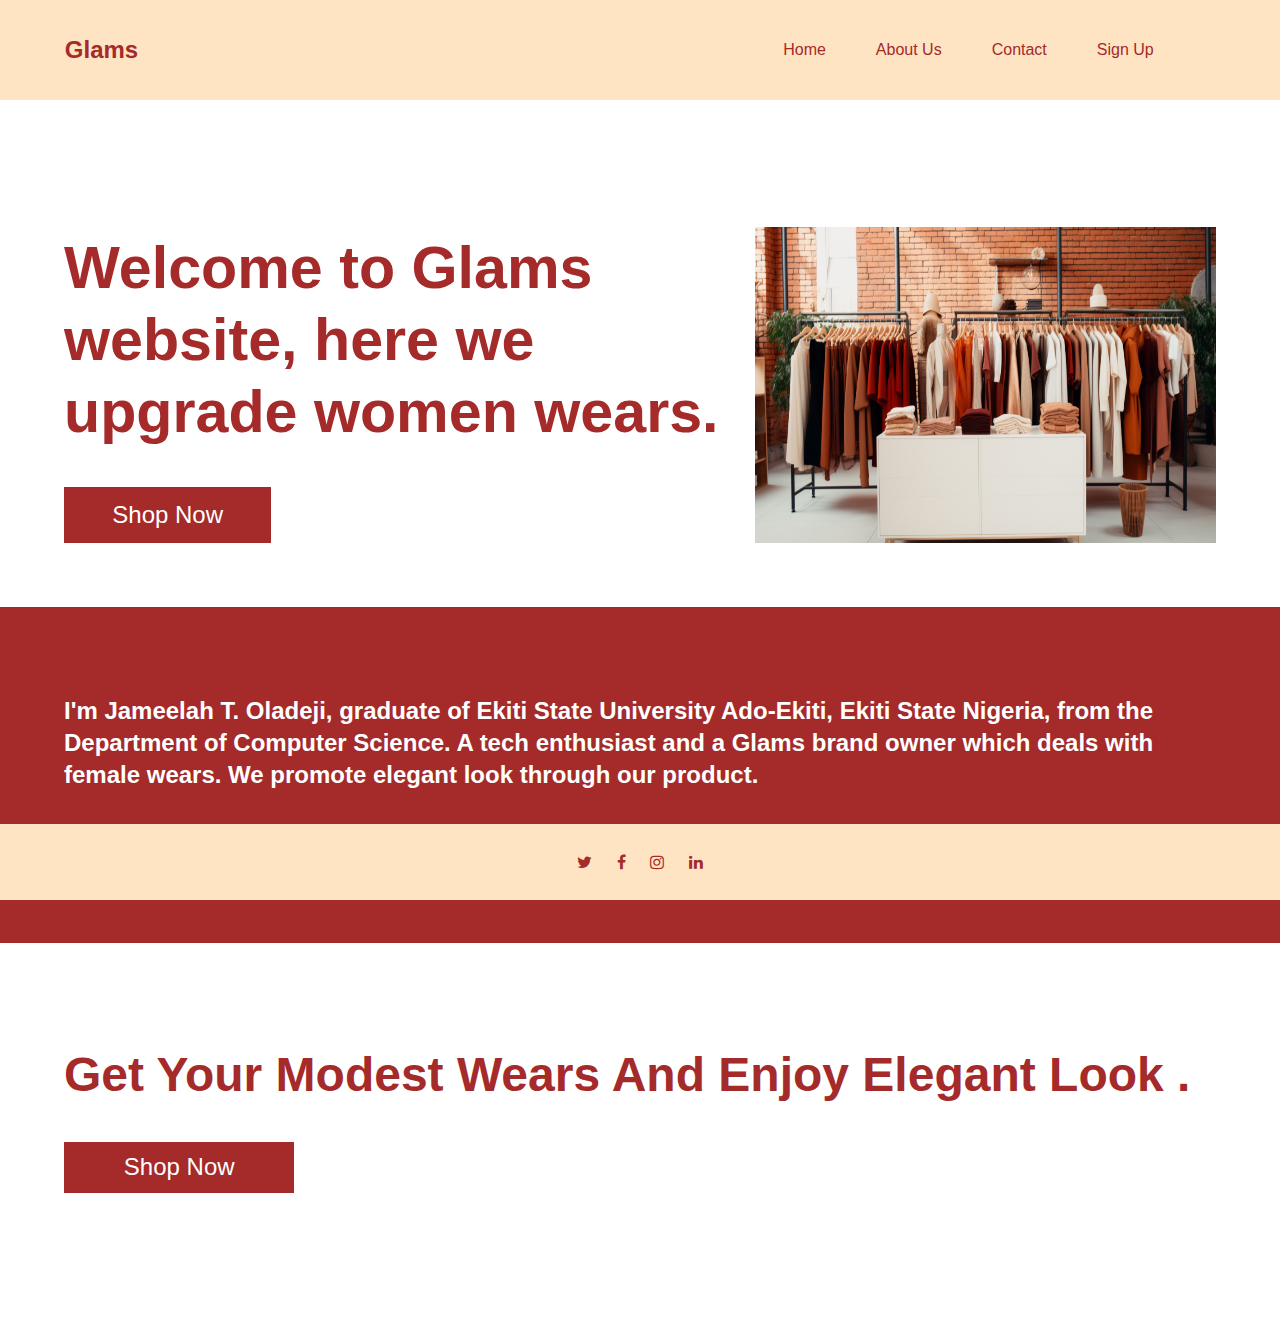
<file: index.html>
<!DOCTYPE html>
<html lang="en">
<head>
    <meta charset="UTF-8">
    <meta name="viewport" content="width=device-width, initial-scale=1.0">
    <title>Jameelah</title>
    <link rel="stylesheet" href="style.css">
    <link rel="stylesheet" href="font-awesome/font-awesome/css/font-awesomef658.css">
</head>
<body>
    <section id="nav">
        <header>
        <ul class="navbar">
            <h2 class="bar">Glams</h2>
            <li class="list"><a href="#welome-page">Home</a></li>
            <li class="list"><a href="#about">About Us</a></li>
            <li class="list"><a href="#contact">Contact</a></li>
            <li class="list"><a href="form.html">Sign Up</a></li>
            <div class="togglebtn">
            <i class="fa fa-bars"></i>
            </div>
        </ul>
    </header>
        </section>
      
        <section id="welcome-page">
            <div class="welcome-p">
                <h1>Welcome to Glams website, here we upgrade women
                    wears.</h1>
                <button class="btn"><a href="Shopping.html">Shop Now</a></button>
            </div>
            <img class="welcome-image" src="clothin.jpg" alt="Clothe Image" >
        </section>

    <section id="about">
    <div class="about">
<p>I'm Jameelah T. Oladeji, graduate of Ekiti State University Ado-Ekiti, Ekiti State Nigeria,
     from the Department of Computer Science. A tech enthusiast and a
      Glams brand owner which deals with female wears. We promote elegant look through our product.</p>
    </div>
    </section>

    <section id="contact">
        <div class="cont">
<h2 class="cont-txt">Get Your Modest Wears And Enjoy Elegant Look .</h2>
</div>
<button class="btn-contact"><a href="Shopping.html">Shop Now</a></button>
    </section>

    <footer>
        <a href=""><i class="footer-icon fa fa-twitter"></i></a>
        <a href=""><i class="footer-icon fa fa-facebook"></i></a>
        <a href=""><i class="footer-icon fa fa-instagram"></i></a>
        <a href=""><i class="footer-icon fa fa-linkedin"></i></a>

    </footer>
</body>
</html>
</file>
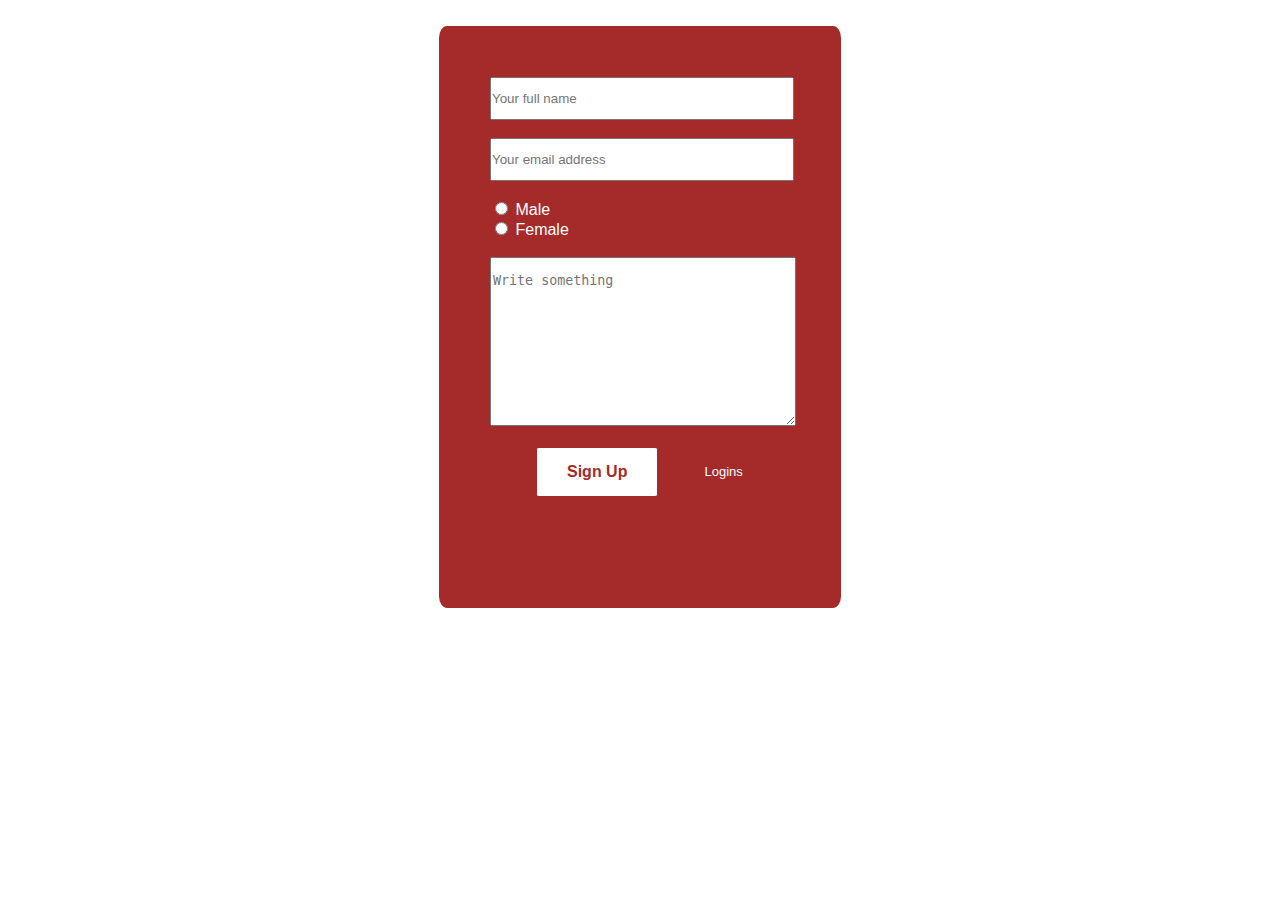
<file: form.html>
<!DOCTYPE html>
<html lang="en">
<head>
    <meta charset="UTF-8">
    <meta name="viewport" content="width=device-width, initial-scale=1.0">
    <title>form page</title>
    <link rel="stylesheet" href="style.css">
</head>
<body>
    <div class="container">
    <form>                                                                                                                                                                                                                                                                                                                                                                                                                                                                                                                                                                                           
    <input type="text" id="fullname" placeholder="Your full name" class="txt"> <br><br> 
     <input type="text" id="mail" placeholder="Your email address" class="txt"> <br><br>
          <input type="radio" value="Male">
          <label for="Male" class="gender" >Male</label><br>
          <input type="radio"value="Female">
          <label for="Female" class="gender">Female</label> <br><br>
        <textarea name="Message" id="Message" cols="30" rows="10" placeholder="Write something" class="txxt"></textarea><br><br>
        <div class="login">
        <button class="btnn"><a href="log.html">Sign Up</a></button>
        <a href="log.html" class="log">Logins</a>
        </div>
    </form>
</div>
</body>
</html>
</file>
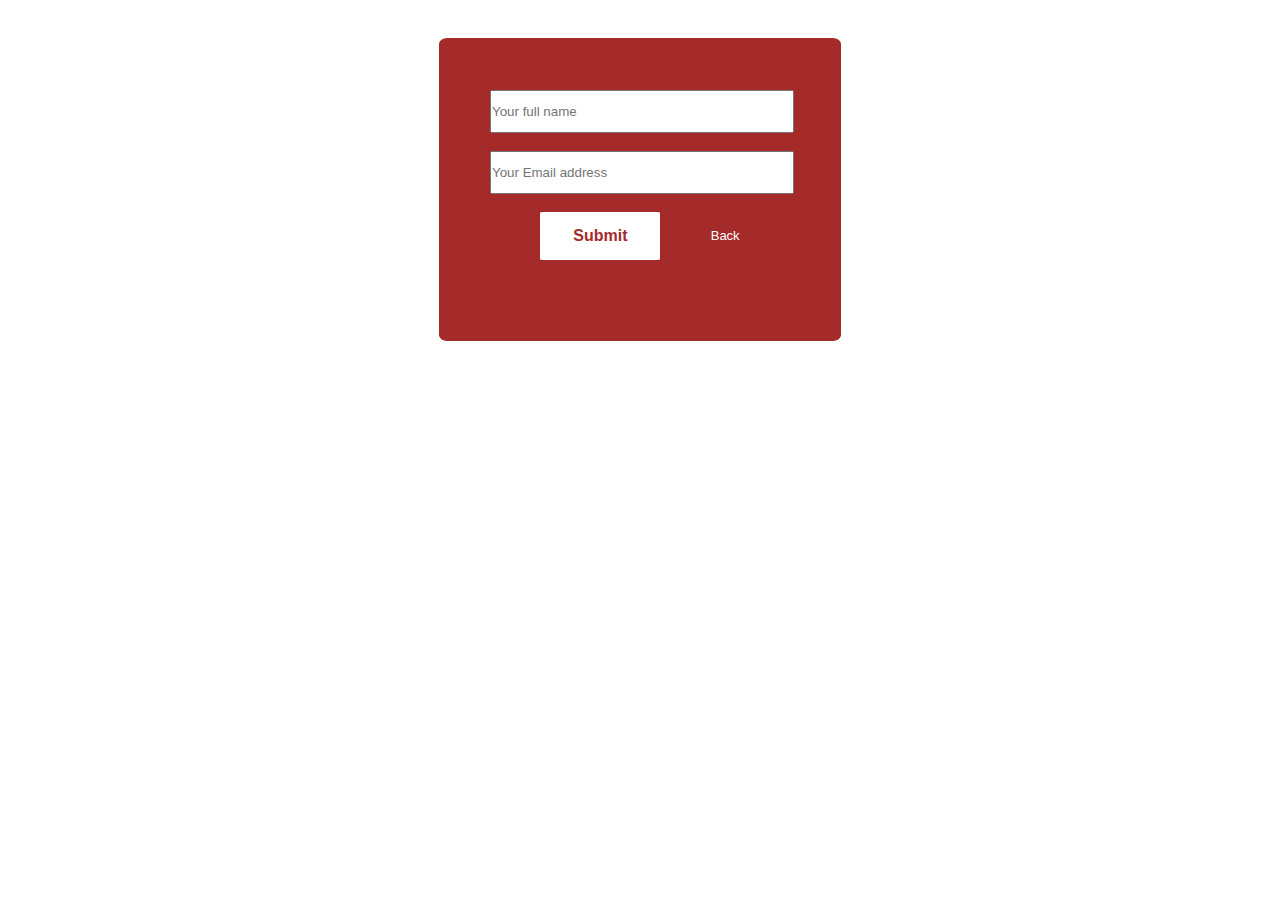
<file: log.html>
<!DOCTYPE html>
<html lang="en">
<head>
    <meta charset="UTF-8">
    <meta name="viewport" content="width=device-width, initial-scale=1.0">
    <link rel="stylesheet" href="style.css">
    <title>logins</title>
</head>
<body>
    
    <div class="container logins">
        <form>                                                                                                                                                                                                                                                                                                                                                                                                                                                                                                                                                                                           
        <input type="text" id="fullname" placeholder="Your full name" class="txt"> <br><br> 
         <input type="text" id="mail"placeholder="Your Email address" class="txt"> <br><br>
         <div class="login">
            <button class="btnn"><a href="index.html">Submit</a></button>
            <a href="form.html" class="log">Back</a>
         </div>
        </form>
    </div>
</body>
</html>
</file>
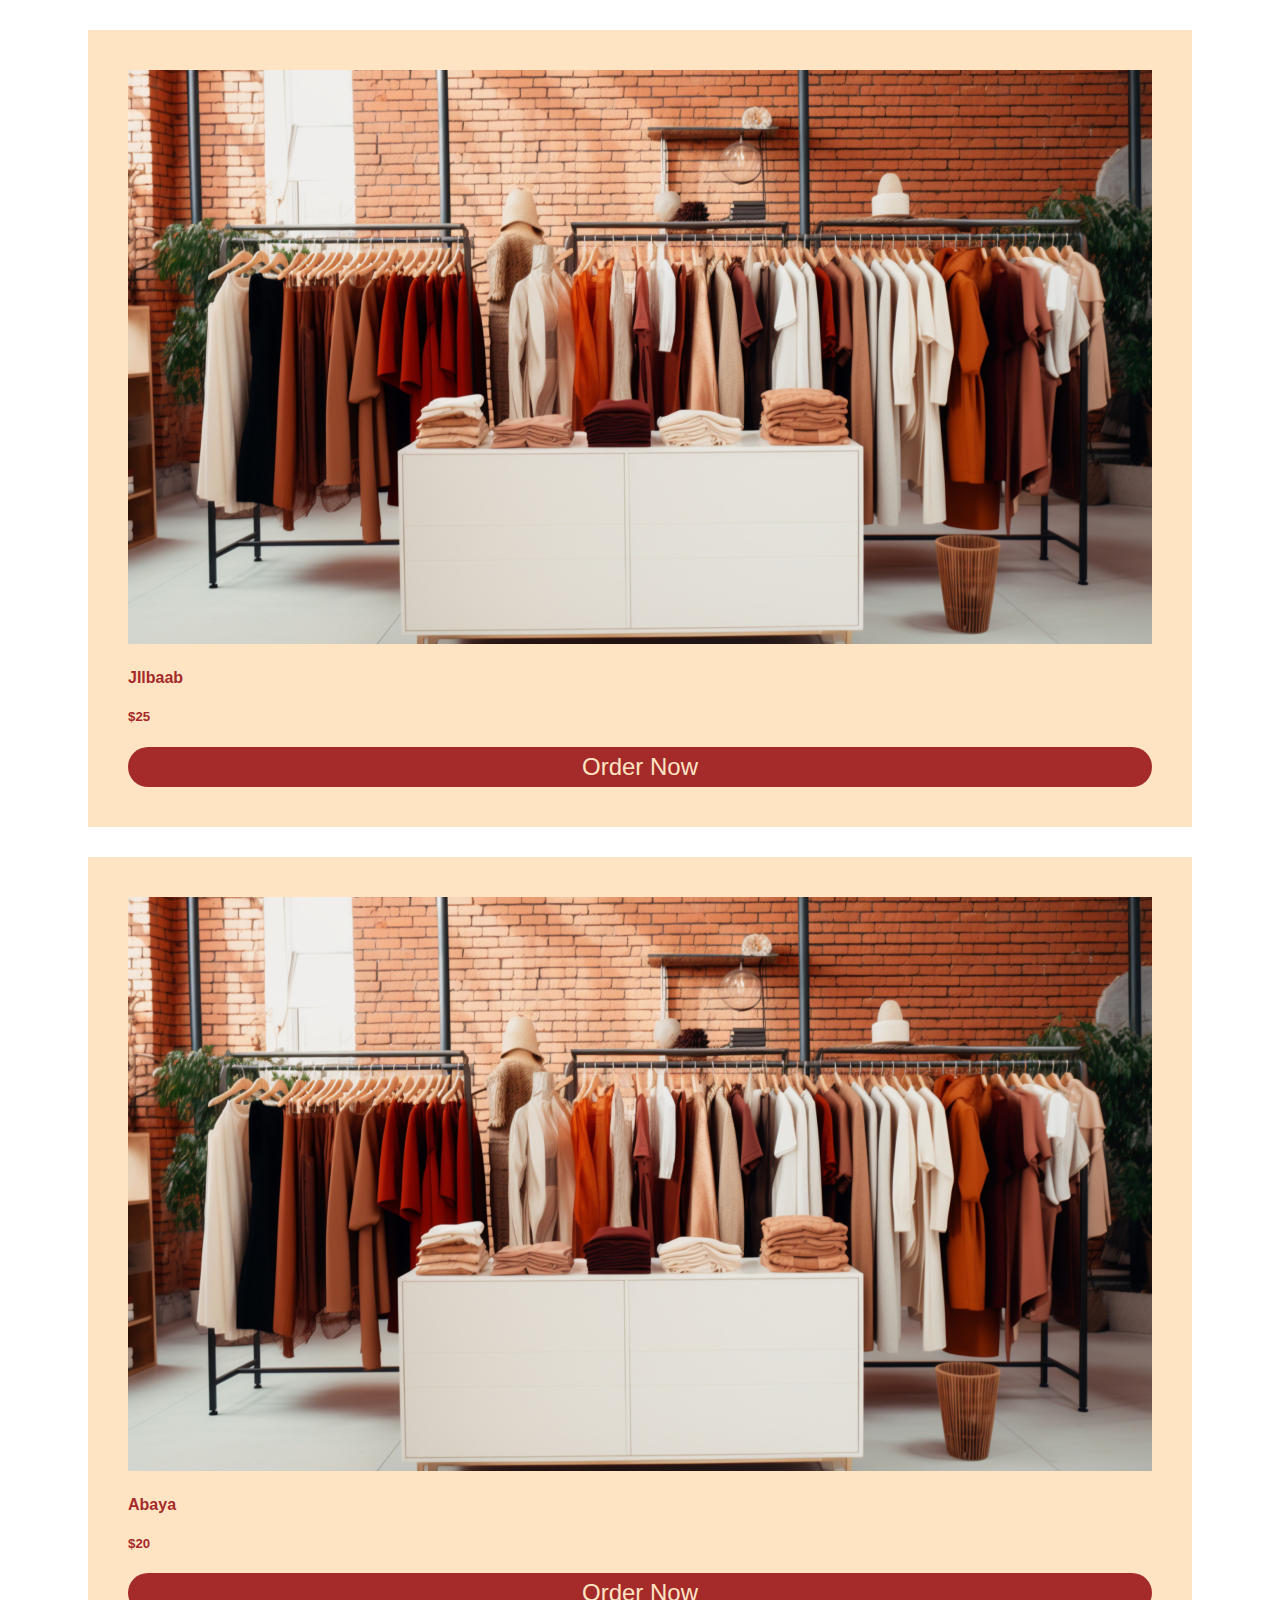
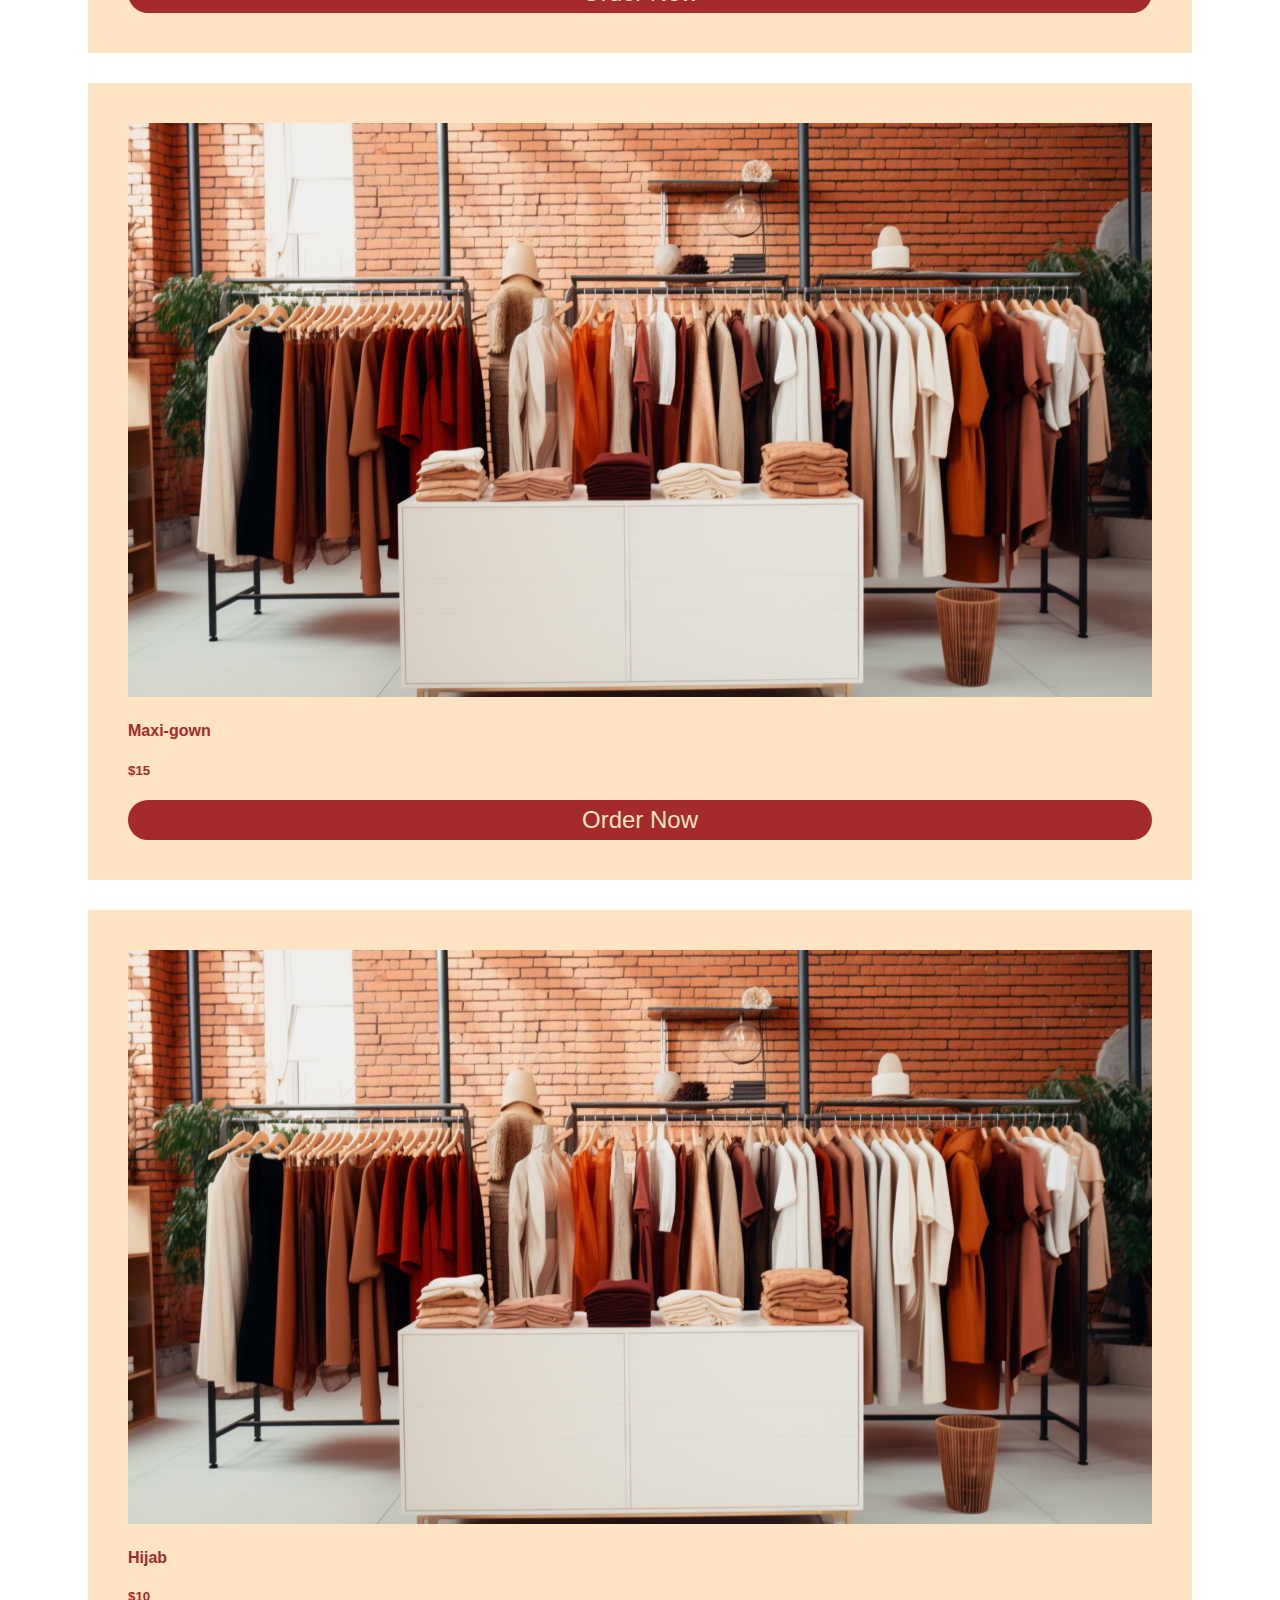
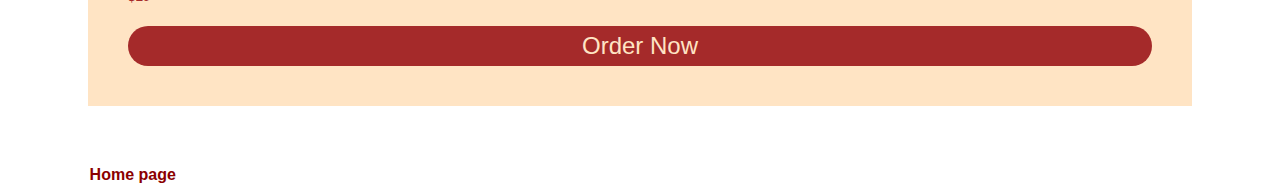
<file: Shopping.html>
<!DOCTYPE html>
<html lang="en">
<head>
    <meta charset="UTF-8">
    <meta name="viewport" content="width=device-width, initial-scale=1.0">
    <link rel="stylesheet" href="style.css">
    <title>Available Items</title>
</head>
<body>
    <div class="flex-container">
<div class=" flex-box">
<img class="shop-image" src="clothin.jpg" alt="">
<h4 class="text-shop-1">JIlbaab</h4>
<h5 class="text-shop-2">$25</h5>
<button class="shop-button">Order Now</button>
</div>
<div class="flex-box">
    <img class="shop-image" src="clothin.jpg" alt="">
    <h4 class="text-shop-1">Abaya</h4>
<h5 class="text-shop-2">$20</h5>
<button class="shop-button">Order Now</button>
</div>
<div class="flex-box">
    <img class="shop-image" src="clothin.jpg" alt="">
    <h4 class="text-shop-1">Maxi-gown</h4>
<h5 class="text-shop-2">$15</h5>
<button class="shop-button">Order Now</button>
</div>
<div class="flex-box">
    <img class="shop-image" src="clothin.jpg" alt="">
    <h4 class="text-shop-1">Hijab</h4>
<h5 class="text-shop-2">$10</h5>
<button class="shop-button">Order Now</button>
</div>
    </div>
    <a href="index.html" class="home-button">Home page</a>
</body>
</html>
</file>
<file: style.css>
body{
    font-family: 'Lucida Sans', 'Lucida Sans Regular',
     'Lucida Grande', 'Lucida Sans Unicode', Geneva, Verdana, sans-serif;
     margin: 0;
     padding: 0;
}

header{
    position: fixed;
    width: 100%;
    background-color: bisque;
    top: 0;
}
.navbar {
    display: flex;
    align-items: center;
}
.bar{
    margin-right:50% ;
    margin-left: 2%;

}
h2{
    color: brown;
}

.togglebtn{
    display: none;
}

.list a{
    color: brown;
    font-weight: 300;
    }

li{
    display: inline;
    font-weight: bold;
    margin: 25px;

}

.list a:hover{
    color: brown;
    font-weight: bolder;
}

li a{
text-decoration: none;
}

#welcome-page{
    display: flex;
    padding: 5%;
    margin-top:10%;
}


.welcome-image{
    width: 40%;
    margin-top: 35px;
}

h1{
    font-size: 3.7rem;
    color: brown;
    line-height: 4.5rem;

}

.btn{
    width: 30%;
    border: none;
    background-color: brown;
    font-size: 1.5rem;
    cursor: pointer;
    padding: 2%;
}

.btn a{
    color: white;
    text-decoration: none;
}

.btn a:hover{
color: bisque;
}

#about{
    background-color:brown;
    color: white;
    padding:5% 5% 10% 5%;
}

.about{
font-weight: bold;
font-size: 1.5rem;
line-height: 2rem;

}

#contact{
    padding:5% 5% 10% 5%;
}


.cont-txt{
    font-size: 3rem;
    font-weight: bold;
}

.btn-contact{
    width: 20%;
    border: none;
    background-color: brown;
    font-size: 1.5rem;
    margin-bottom: 2%;
    cursor: pointer;
    padding: 1%;
}

.btn-contact a{
text-decoration: none;
color: white;
}


.btn-contact a:hover{
    color: bisque;
    }

footer{
    background-color:bisque;
    padding: 20px 0;
    text-align: center;
    bottom: 0;
    position: fixed;
    width: 100%;

}

.footer-icon{
    margin: 10px;
    font-size: medium;
    color: brown;
}

.footer-icon:hover{
    color: darkred;
}


/*media query*/
@media (min-width:320px) and (max-width:758px){

    .bar{
        font-size: 1.5rem;
    }
    
    .list{
        display: none;
    }
    
.togglebtn{
    color: brown;
    font-size: 30px;
    cursor: pointer;
    display: block;
    margin: auto;
}
    
#welcome-page{
    display: inline;
    padding: 5%;
}

h1{
    font-size:2.5rem;
    line-height: 3.5rem;
    word-spacing: 1px;
}

.welcome-p{
    margin-top: 40%;
    text-align: center;
    padding: 0 5% 0 5%;
}

.btn{
    width: 50%;
    padding: 2%;
    border: none;
    background-color: brown;
    font-size: 1.5rem;
    margin-bottom: 2%;
    cursor: pointer;
    text-align: center;
}
.welcome-image{
    width: 100%;
    margin: 7% 0 7% 0;
}

#about{
    text-align: center;
    padding: 5% 5% 15% 5%;
    text-align: justify;
}

.about{
    font-size: 1.3rem;
}

.text-shop-1,.text-shop-2{
font-size: 1.5rem;
}

#contact{
text-align: center;
font-size: 2rem;
padding: 5% 5% 25% 5%;
}

.cont-txt{
    font-size: 2.2rem;
}

.btn-contact{
    width: 50%;
}
}


@media (min-width:759px) and (max-width:1024px){
.bar{
font-size: 1.5rem;
margin-left: 0%;
}


li{
    margin: 8px;
    font-size: 1rem;

}
#welcome-page{
    display: inline;
    text-align: left;

    
}

h1{
    font-size:3.5rem;
    line-height: 5rem;
}

.welcome-p{
    margin-top: 20%;
    padding:0 4% 0 4% ;

}

.btn{
    width: 40%;
    padding: 2%;
    font-size: 2.5rem;
}
.welcome-image{
    width: 100%;
    margin: 7% 0 7% 0;
}

#about{
    text-align: center;
    padding: 5% 5% 15% 5%;
    text-align: justify;
}

.about{
    font-size:2rem;
    line-height: 40px;
}

.text-shop-1,.text-shop-2{
font-size: 2.5rem;
}

.home-button{
    margin: 0 0 5% 4%;
}
.container{
    width: 400px;
    height: 600px;
}
.txt, .txxt{
    font-size: 15px;
}

.btn-contact{
    width: 45%;
    border: none;
    background-color: brown;
    font-size: 2.5rem;
    margin-bottom: 2%;
    cursor: pointer;
    padding: 2%;
}
}


/*form*/
form{
text-align: left;
}

.container{
    margin: auto;
    width: 300px;
    height: 480px;
    border-radius: 2%;
    font-family: 'Lucida Sans', 'Lucida Sans Regular', 
    'Lucida Grande', 'Lucida Sans Unicode', Geneva, Verdana, sans-serif;
    background-color: brown;
    padding: 4%;
    margin-top: 2%;
}

.txt{
    padding: 4% 0 4% 0;
    width: 100%;
}

.gender{
    color: white;

}
.btnn{
    width: 40%;
    padding: 5%;
    cursor: pointer;
    border: none;
    font-size: medium;
    border-radius: 2%;
    background-color: #fff;
}

.btnn a{
    text-decoration: none;
    color: brown;
    font-weight: bold;
}

.btnn:hover{
    background-color:peachpuff;
}

textarea{
    padding-top: 5%;
    width: 100%;
}

.logins{
    width: 300px;
    height: 200px;
    border-radius: 2%;
    font-family: 'Lucida Sans', 'Lucida Sans Regular', 
    'Lucida Grande', 'Lucida Sans Unicode', Geneva, Verdana, sans-serif;
    background-color: brown;
    padding: 4%;
    margin-top: 3%;
}


.log{
    font-size:small;
    text-decoration: none;
    color: white;
}

.log:hover{
    color: peachpuff;
    font-weight: bolder;
}

.login{
    display: flex;
    justify-content: space-evenly;
    align-items: center;
}

/** Shoping**/
.flex-container{
    margin: auto;
    padding: 30px 0 30px 0;
}
.flex-box{
    margin: auto;
    background-color:bisque;
    width: 80%;
    padding: 40px;
    font-size: 1rem;
    margin-bottom: 30px;

}
.shop-image{
    width: 100%;
}

.shop-button{
background-color: brown;
color: bisque;
border: none;
font-size: 1.5rem;
width: 100%;
padding: 6px;
border-radius: 20px;
}

.text-shop-1{
    color: brown;
}

.text-shop-2{
    color: brown;
}

.home-button{
    border: none;
    border-radius: 20px;
    color: darkred;
    font-weight: bolder;
    text-decoration: none;
    margin: 0 0 5% 7%;

}
</file>
<file: font-awesome/font-awesome/css/font-awesomef658.css>
/*!
 *  Font Awesome 4.7.0 by @davegandy - http://fontawesome.io - @fontawesome
 *  License - http://fontawesome.io/license (Font: SIL OFL 1.1, CSS: MIT License)
 */
/* FONT PATH
 * -------------------------- */
@font-face {
  font-family: 'FontAwesome';
  src: url('../fonts/fontawesome-webfont3e6e.eot?v=4.7.0');
  src: url('../fonts/fontawesome-webfontd41d.eot?#iefix&v=4.7.0') format('embedded-opentype'), url('../fonts/fontawesome-webfont3e6e.woff2?v=4.7.0') format('woff2'), url('../fonts/fontawesome-webfont3e6e.woff?v=4.7.0') format('woff'), url('../fonts/fontawesome-webfont3e6e.ttf?v=4.7.0') format('truetype'), url('../fonts/fontawesome-webfont3e6e.svg?v=4.7.0#fontawesomeregular') format('svg');
  font-weight: normal;
  font-style: normal;
}
.fa {
  display: inline-block;
  font: normal normal normal 14px/1 FontAwesome;
  font-size: inherit;
  text-rendering: auto;
  -webkit-font-smoothing: antialiased;
  -moz-osx-font-smoothing: grayscale;
}
/* makes the font 33% larger relative to the icon container */
.fa-lg {
  font-size: 1.33333333em;
  line-height: 0.75em;
  vertical-align: -15%;
}
.fa-2x {
  font-size: 2em;
}
.fa-3x {
  font-size: 3em;
}
.fa-4x {
  font-size: 4em;
}
.fa-5x {
  font-size: 5em;
}
.fa-fw {
  width: 1.28571429em;
  text-align: center;
}
.fa-ul {
  padding-left: 0;
  margin-left: 2.14285714em;
  list-style-type: none;
}
.fa-ul > li {
  position: relative;
}
.fa-li {
  position: absolute;
  left: -2.14285714em;
  width: 2.14285714em;
  top: 0.14285714em;
  text-align: center;
}
.fa-li.fa-lg {
  left: -1.85714286em;
}
.fa-border {
  padding: .2em .25em .15em;
  border: solid 0.08em #eeeeee;
  border-radius: .1em;
}
.fa-pull-left {
  float: left;
}
.fa-pull-right {
  float: right;
}
.fa.fa-pull-left {
  margin-right: .3em;
}
.fa.fa-pull-right {
  margin-left: .3em;
}
/* Deprecated as of 4.4.0 */
.pull-right {
  float: right;
}
.pull-left {
  float: left;
}
.fa.pull-left {
  margin-right: .3em;
}
.fa.pull-right {
  margin-left: .3em;
}
.fa-spin {
  -webkit-animation: fa-spin 2s infinite linear;
  animation: fa-spin 2s infinite linear;
}
.fa-pulse {
  -webkit-animation: fa-spin 1s infinite steps(8);
  animation: fa-spin 1s infinite steps(8);
}
@-webkit-keyframes fa-spin {
  0% {
    -webkit-transform: rotate(0deg);
    transform: rotate(0deg);
  }
  100% {
    -webkit-transform: rotate(359deg);
    transform: rotate(359deg);
  }
}
@keyframes fa-spin {
  0% {
    -webkit-transform: rotate(0deg);
    transform: rotate(0deg);
  }
  100% {
    -webkit-transform: rotate(359deg);
    transform: rotate(359deg);
  }
}
.fa-rotate-90 {
  -ms-filter: "progid:DXImageTransform.Microsoft.BasicImage(rotation=1)";
  -webkit-transform: rotate(90deg);
  -ms-transform: rotate(90deg);
  transform: rotate(90deg);
}
.fa-rotate-180 {
  -ms-filter: "progid:DXImageTransform.Microsoft.BasicImage(rotation=2)";
  -webkit-transform: rotate(180deg);
  -ms-transform: rotate(180deg);
  transform: rotate(180deg);
}
.fa-rotate-270 {
  -ms-filter: "progid:DXImageTransform.Microsoft.BasicImage(rotation=3)";
  -webkit-transform: rotate(270deg);
  -ms-transform: rotate(270deg);
  transform: rotate(270deg);
}
.fa-flip-horizontal {
  -ms-filter: "progid:DXImageTransform.Microsoft.BasicImage(rotation=0, mirror=1)";
  -webkit-transform: scale(-1, 1);
  -ms-transform: scale(-1, 1);
  transform: scale(-1, 1);
}
.fa-flip-vertical {
  -ms-filter: "progid:DXImageTransform.Microsoft.BasicImage(rotation=2, mirror=1)";
  -webkit-transform: scale(1, -1);
  -ms-transform: scale(1, -1);
  transform: scale(1, -1);
}
:root .fa-rotate-90,
:root .fa-rotate-180,
:root .fa-rotate-270,
:root .fa-flip-horizontal,
:root .fa-flip-vertical {
  filter: none;
}
.fa-stack {
  position: relative;
  display: inline-block;
  width: 2em;
  height: 2em;
  line-height: 2em;
  vertical-align: middle;
}
.fa-stack-1x,
.fa-stack-2x {
  position: absolute;
  left: 0;
  width: 100%;
  text-align: center;
}
.fa-stack-1x {
  line-height: inherit;
}
.fa-stack-2x {
  font-size: 2em;
}
.fa-inverse {
  color: #ffffff;
}
/* Font Awesome uses the Unicode Private Use Area (PUA) to ensure screen
   readers do not read off random characters that represent icons */
.fa-glass:before {
  content: "\f000";
}
.fa-music:before {
  content: "\f001";
}
.fa-search:before {
  content: "\f002";
}
.fa-envelope-o:before {
  content: "\f003";
}
.fa-heart:before {
  content: "\f004";
}
.fa-star:before {
  content: "\f005";
}
.fa-star-o:before {
  content: "\f006";
}
.fa-user:before {
  content: "\f007";
}
.fa-film:before {
  content: "\f008";
}
.fa-th-large:before {
  content: "\f009";
}
.fa-th:before {
  content: "\f00a";
}
.fa-th-list:before {
  content: "\f00b";
}
.fa-check:before {
  content: "\f00c";
}
.fa-remove:before,
.fa-close:before,
.fa-times:before {
  content: "\f00d";
}
.fa-search-plus:before {
  content: "\f00e";
}
.fa-search-minus:before {
  content: "\f010";
}
.fa-power-off:before {
  content: "\f011";
}
.fa-signal:before {
  content: "\f012";
}
.fa-gear:before,
.fa-cog:before {
  content: "\f013";
}
.fa-trash-o:before {
  content: "\f014";
}
.fa-home:before {
  content: "\f015";
}
.fa-file-o:before {
  content: "\f016";
}
.fa-clock-o:before {
  content: "\f017";
}
.fa-road:before {
  content: "\f018";
}
.fa-download:before {
  content: "\f019";
}
.fa-arrow-circle-o-down:before {
  content: "\f01a";
}
.fa-arrow-circle-o-up:before {
  content: "\f01b";
}
.fa-inbox:before {
  content: "\f01c";
}
.fa-play-circle-o:before {
  content: "\f01d";
}
.fa-rotate-right:before,
.fa-repeat:before {
  content: "\f01e";
}
.fa-refresh:before {
  content: "\f021";
}
.fa-list-alt:before {
  content: "\f022";
}
.fa-lock:before {
  content: "\f023";
}
.fa-flag:before {
  content: "\f024";
}
.fa-headphones:before {
  content: "\f025";
}
.fa-volume-off:before {
  content: "\f026";
}
.fa-volume-down:before {
  content: "\f027";
}
.fa-volume-up:before {
  content: "\f028";
}
.fa-qrcode:before {
  content: "\f029";
}
.fa-barcode:before {
  content: "\f02a";
}
.fa-tag:before {
  content: "\f02b";
}
.fa-tags:before {
  content: "\f02c";
}
.fa-book:before {
  content: "\f02d";
}
.fa-bookmark:before {
  content: "\f02e";
}
.fa-print:before {
  content: "\f02f";
}
.fa-camera:before {
  content: "\f030";
}
.fa-font:before {
  content: "\f031";
}
.fa-bold:before {
  content: "\f032";
}
.fa-italic:before {
  content: "\f033";
}
.fa-text-height:before {
  content: "\f034";
}
.fa-text-width:before {
  content: "\f035";
}
.fa-align-left:before {
  content: "\f036";
}
.fa-align-center:before {
  content: "\f037";
}
.fa-align-right:before {
  content: "\f038";
}
.fa-align-justify:before {
  content: "\f039";
}
.fa-list:before {
  content: "\f03a";
}
.fa-dedent:before,
.fa-outdent:before {
  content: "\f03b";
}
.fa-indent:before {
  content: "\f03c";
}
.fa-video-camera:before {
  content: "\f03d";
}
.fa-photo:before,
.fa-image:before,
.fa-picture-o:before {
  content: "\f03e";
}
.fa-pencil:before {
  content: "\f040";
}
.fa-map-marker:before {
  content: "\f041";
}
.fa-adjust:before {
  content: "\f042";
}
.fa-tint:before {
  content: "\f043";
}
.fa-edit:before,
.fa-pencil-square-o:before {
  content: "\f044";
}
.fa-share-square-o:before {
  content: "\f045";
}
.fa-check-square-o:before {
  content: "\f046";
}
.fa-arrows:before {
  content: "\f047";
}
.fa-step-backward:before {
  content: "\f048";
}
.fa-fast-backward:before {
  content: "\f049";
}
.fa-backward:before {
  content: "\f04a";
}
.fa-play:before {
  content: "\f04b";
}
.fa-pause:before {
  content: "\f04c";
}
.fa-stop:before {
  content: "\f04d";
}
.fa-forward:before {
  content: "\f04e";
}
.fa-fast-forward:before {
  content: "\f050";
}
.fa-step-forward:before {
  content: "\f051";
}
.fa-eject:before {
  content: "\f052";
}
.fa-chevron-left:before {
  content: "\f053";
}
.fa-chevron-right:before {
  content: "\f054";
}
.fa-plus-circle:before {
  content: "\f055";
}
.fa-minus-circle:before {
  content: "\f056";
}
.fa-times-circle:before {
  content: "\f057";
}
.fa-check-circle:before {
  content: "\f058";
}
.fa-question-circle:before {
  content: "\f059";
}
.fa-info-circle:before {
  content: "\f05a";
}
.fa-crosshairs:before {
  content: "\f05b";
}
.fa-times-circle-o:before {
  content: "\f05c";
}
.fa-check-circle-o:before {
  content: "\f05d";
}
.fa-ban:before {
  content: "\f05e";
}
.fa-arrow-left:before {
  content: "\f060";
}
.fa-arrow-right:before {
  content: "\f061";
}
.fa-arrow-up:before {
  content: "\f062";
}
.fa-arrow-down:before {
  content: "\f063";
}
.fa-mail-forward:before,
.fa-share:before {
  content: "\f064";
}
.fa-expand:before {
  content: "\f065";
}
.fa-compress:before {
  content: "\f066";
}
.fa-plus:before {
  content: "\f067";
}
.fa-minus:before {
  content: "\f068";
}
.fa-asterisk:before {
  content: "\f069";
}
.fa-exclamation-circle:before {
  content: "\f06a";
}
.fa-gift:before {
  content: "\f06b";
}
.fa-leaf:before {
  content: "\f06c";
}
.fa-fire:before {
  content: "\f06d";
}
.fa-eye:before {
  content: "\f06e";
}
.fa-eye-slash:before {
  content: "\f070";
}
.fa-warning:before,
.fa-exclamation-triangle:before {
  content: "\f071";
}
.fa-plane:before {
  content: "\f072";
}
.fa-calendar:before {
  content: "\f073";
}
.fa-random:before {
  content: "\f074";
}
.fa-comment:before {
  content: "\f075";
}
.fa-magnet:before {
  content: "\f076";
}
.fa-chevron-up:before {
  content: "\f077";
}
.fa-chevron-down:before {
  content: "\f078";
}
.fa-retweet:before {
  content: "\f079";
}
.fa-shopping-cart:before {
  content: "\f07a";
}
.fa-folder:before {
  content: "\f07b";
}
.fa-folder-open:before {
  content: "\f07c";
}
.fa-arrows-v:before {
  content: "\f07d";
}
.fa-arrows-h:before {
  content: "\f07e";
}
.fa-bar-chart-o:before,
.fa-bar-chart:before {
  content: "\f080";
}
.fa-twitter-square:before {
  content: "\f081";
}
.fa-facebook-square:before {
  content: "\f082";
}
.fa-camera-retro:before {
  content: "\f083";
}
.fa-key:before {
  content: "\f084";
}
.fa-gears:before,
.fa-cogs:before {
  content: "\f085";
}
.fa-comments:before {
  content: "\f086";
}
.fa-thumbs-o-up:before {
  content: "\f087";
}
.fa-thumbs-o-down:before {
  content: "\f088";
}
.fa-star-half:before {
  content: "\f089";
}
.fa-heart-o:before {
  content: "\f08a";
}
.fa-sign-out:before {
  content: "\f08b";
}
.fa-linkedin-square:before {
  content: "\f08c";
}
.fa-thumb-tack:before {
  content: "\f08d";
}
.fa-external-link:before {
  content: "\f08e";
}
.fa-sign-in:before {
  content: "\f090";
}
.fa-trophy:before {
  content: "\f091";
}
.fa-github-square:before {
  content: "\f092";
}
.fa-upload:before {
  content: "\f093";
}
.fa-lemon-o:before {
  content: "\f094";
}
.fa-phone:before {
  content: "\f095";
}
.fa-square-o:before {
  content: "\f096";
}
.fa-bookmark-o:before {
  content: "\f097";
}
.fa-phone-square:before {
  content: "\f098";
}
.fa-twitter:before {
  content: "\f099";
}
.fa-facebook-f:before,
.fa-facebook:before {
  content: "\f09a";
}
.fa-github:before {
  content: "\f09b";
}
.fa-unlock:before {
  content: "\f09c";
}
.fa-credit-card:before {
  content: "\f09d";
}
.fa-feed:before,
.fa-rss:before {
  content: "\f09e";
}
.fa-hdd-o:before {
  content: "\f0a0";
}
.fa-bullhorn:before {
  content: "\f0a1";
}
.fa-bell:before {
  content: "\f0f3";
}
.fa-certificate:before {
  content: "\f0a3";
}
.fa-hand-o-right:before {
  content: "\f0a4";
}
.fa-hand-o-left:before {
  content: "\f0a5";
}
.fa-hand-o-up:before {
  content: "\f0a6";
}
.fa-hand-o-down:before {
  content: "\f0a7";
}
.fa-arrow-circle-left:before {
  content: "\f0a8";
}
.fa-arrow-circle-right:before {
  content: "\f0a9";
}
.fa-arrow-circle-up:before {
  content: "\f0aa";
}
.fa-arrow-circle-down:before {
  content: "\f0ab";
}
.fa-globe:before {
  content: "\f0ac";
}
.fa-wrench:before {
  content: "\f0ad";
}
.fa-tasks:before {
  content: "\f0ae";
}
.fa-filter:before {
  content: "\f0b0";
}
.fa-briefcase:before {
  content: "\f0b1";
}
.fa-arrows-alt:before {
  content: "\f0b2";
}
.fa-group:before,
.fa-users:before {
  content: "\f0c0";
}
.fa-chain:before,
.fa-link:before {
  content: "\f0c1";
}
.fa-cloud:before {
  content: "\f0c2";
}
.fa-flask:before {
  content: "\f0c3";
}
.fa-cut:before,
.fa-scissors:before {
  content: "\f0c4";
}
.fa-copy:before,
.fa-files-o:before {
  content: "\f0c5";
}
.fa-paperclip:before {
  content: "\f0c6";
}
.fa-save:before,
.fa-floppy-o:before {
  content: "\f0c7";
}
.fa-square:before {
  content: "\f0c8";
}
.fa-navicon:before,
.fa-reorder:before,
.fa-bars:before {
  content: "\f0c9";
}
.fa-list-ul:before {
  content: "\f0ca";
}
.fa-list-ol:before {
  content: "\f0cb";
}
.fa-strikethrough:before {
  content: "\f0cc";
}
.fa-underline:before {
  content: "\f0cd";
}
.fa-table:before {
  content: "\f0ce";
}
.fa-magic:before {
  content: "\f0d0";
}
.fa-truck:before {
  content: "\f0d1";
}
.fa-pinterest:before {
  content: "\f0d2";
}
.fa-pinterest-square:before {
  content: "\f0d3";
}
.fa-google-plus-square:before {
  content: "\f0d4";
}
.fa-google-plus:before {
  content: "\f0d5";
}
.fa-money:before {
  content: "\f0d6";
}
.fa-caret-down:before {
  content: "\f0d7";
}
.fa-caret-up:before {
  content: "\f0d8";
}
.fa-caret-left:before {
  content: "\f0d9";
}
.fa-caret-right:before {
  content: "\f0da";
}
.fa-columns:before {
  content: "\f0db";
}
.fa-unsorted:before,
.fa-sort:before {
  content: "\f0dc";
}
.fa-sort-down:before,
.fa-sort-desc:before {
  content: "\f0dd";
}
.fa-sort-up:before,
.fa-sort-asc:before {
  content: "\f0de";
}
.fa-envelope:before {
  content: "\f0e0";
}
.fa-linkedin:before {
  content: "\f0e1";
}
.fa-rotate-left:before,
.fa-undo:before {
  content: "\f0e2";
}
.fa-legal:before,
.fa-gavel:before {
  content: "\f0e3";
}
.fa-dashboard:before,
.fa-tachometer:before {
  content: "\f0e4";
}
.fa-comment-o:before {
  content: "\f0e5";
}
.fa-comments-o:before {
  content: "\f0e6";
}
.fa-flash:before,
.fa-bolt:before {
  content: "\f0e7";
}
.fa-sitemap:before {
  content: "\f0e8";
}
.fa-umbrella:before {
  content: "\f0e9";
}
.fa-paste:before,
.fa-clipboard:before {
  content: "\f0ea";
}
.fa-lightbulb-o:before {
  content: "\f0eb";
}
.fa-exchange:before {
  content: "\f0ec";
}
.fa-cloud-download:before {
  content: "\f0ed";
}
.fa-cloud-upload:before {
  content: "\f0ee";
}
.fa-user-md:before {
  content: "\f0f0";
}
.fa-stethoscope:before {
  content: "\f0f1";
}
.fa-suitcase:before {
  content: "\f0f2";
}
.fa-bell-o:before {
  content: "\f0a2";
}
.fa-coffee:before {
  content: "\f0f4";
}
.fa-cutlery:before {
  content: "\f0f5";
}
.fa-file-text-o:before {
  content: "\f0f6";
}
.fa-building-o:before {
  content: "\f0f7";
}
.fa-hospital-o:before {
  content: "\f0f8";
}
.fa-ambulance:before {
  content: "\f0f9";
}
.fa-medkit:before {
  content: "\f0fa";
}
.fa-fighter-jet:before {
  content: "\f0fb";
}
.fa-beer:before {
  content: "\f0fc";
}
.fa-h-square:before {
  content: "\f0fd";
}
.fa-plus-square:before {
  content: "\f0fe";
}
.fa-angle-double-left:before {
  content: "\f100";
}
.fa-angle-double-right:before {
  content: "\f101";
}
.fa-angle-double-up:before {
  content: "\f102";
}
.fa-angle-double-down:before {
  content: "\f103";
}
.fa-angle-left:before {
  content: "\f104";
}
.fa-angle-right:before {
  content: "\f105";
}
.fa-angle-up:before {
  content: "\f106";
}
.fa-angle-down:before {
  content: "\f107";
}
.fa-desktop:before {
  content: "\f108";
}
.fa-laptop:before {
  content: "\f109";
}
.fa-tablet:before {
  content: "\f10a";
}
.fa-mobile-phone:before,
.fa-mobile:before {
  content: "\f10b";
}
.fa-circle-o:before {
  content: "\f10c";
}
.fa-quote-left:before {
  content: "\f10d";
}
.fa-quote-right:before {
  content: "\f10e";
}
.fa-spinner:before {
  content: "\f110";
}
.fa-circle:before {
  content: "\f111";
}
.fa-mail-reply:before,
.fa-reply:before {
  content: "\f112";
}
.fa-github-alt:before {
  content: "\f113";
}
.fa-folder-o:before {
  content: "\f114";
}
.fa-folder-open-o:before {
  content: "\f115";
}
.fa-smile-o:before {
  content: "\f118";
}
.fa-frown-o:before {
  content: "\f119";
}
.fa-meh-o:before {
  content: "\f11a";
}
.fa-gamepad:before {
  content: "\f11b";
}
.fa-keyboard-o:before {
  content: "\f11c";
}
.fa-flag-o:before {
  content: "\f11d";
}
.fa-flag-checkered:before {
  content: "\f11e";
}
.fa-terminal:before {
  content: "\f120";
}
.fa-code:before {
  content: "\f121";
}
.fa-mail-reply-all:before,
.fa-reply-all:before {
  content: "\f122";
}
.fa-star-half-empty:before,
.fa-star-half-full:before,
.fa-star-half-o:before {
  content: "\f123";
}
.fa-location-arrow:before {
  content: "\f124";
}
.fa-crop:before {
  content: "\f125";
}
.fa-code-fork:before {
  content: "\f126";
}
.fa-unlink:before,
.fa-chain-broken:before {
  content: "\f127";
}
.fa-question:before {
  content: "\f128";
}
.fa-info:before {
  content: "\f129";
}
.fa-exclamation:before {
  content: "\f12a";
}
.fa-superscript:before {
  content: "\f12b";
}
.fa-subscript:before {
  content: "\f12c";
}
.fa-eraser:before {
  content: "\f12d";
}
.fa-puzzle-piece:before {
  content: "\f12e";
}
.fa-microphone:before {
  content: "\f130";
}
.fa-microphone-slash:before {
  content: "\f131";
}
.fa-shield:before {
  content: "\f132";
}
.fa-calendar-o:before {
  content: "\f133";
}
.fa-fire-extinguisher:before {
  content: "\f134";
}
.fa-rocket:before {
  content: "\f135";
}
.fa-maxcdn:before {
  content: "\f136";
}
.fa-chevron-circle-left:before {
  content: "\f137";
}
.fa-chevron-circle-right:before {
  content: "\f138";
}
.fa-chevron-circle-up:before {
  content: "\f139";
}
.fa-chevron-circle-down:before {
  content: "\f13a";
}
.fa-html5:before {
  content: "\f13b";
}
.fa-css3:before {
  content: "\f13c";
}
.fa-anchor:before {
  content: "\f13d";
}
.fa-unlock-alt:before {
  content: "\f13e";
}
.fa-bullseye:before {
  content: "\f140";
}
.fa-ellipsis-h:before {
  content: "\f141";
}
.fa-ellipsis-v:before {
  content: "\f142";
}
.fa-rss-square:before {
  content: "\f143";
}
.fa-play-circle:before {
  content: "\f144";
}
.fa-ticket:before {
  content: "\f145";
}
.fa-minus-square:before {
  content: "\f146";
}
.fa-minus-square-o:before {
  content: "\f147";
}
.fa-level-up:before {
  content: "\f148";
}
.fa-level-down:before {
  content: "\f149";
}
.fa-check-square:before {
  content: "\f14a";
}
.fa-pencil-square:before {
  content: "\f14b";
}
.fa-external-link-square:before {
  content: "\f14c";
}
.fa-share-square:before {
  content: "\f14d";
}
.fa-compass:before {
  content: "\f14e";
}
.fa-toggle-down:before,
.fa-caret-square-o-down:before {
  content: "\f150";
}
.fa-toggle-up:before,
.fa-caret-square-o-up:before {
  content: "\f151";
}
.fa-toggle-right:before,
.fa-caret-square-o-right:before {
  content: "\f152";
}
.fa-euro:before,
.fa-eur:before {
  content: "\f153";
}
.fa-gbp:before {
  content: "\f154";
}
.fa-dollar:before,
.fa-usd:before {
  content: "\f155";
}
.fa-rupee:before,
.fa-inr:before {
  content: "\f156";
}
.fa-cny:before,
.fa-rmb:before,
.fa-yen:before,
.fa-jpy:before {
  content: "\f157";
}
.fa-ruble:before,
.fa-rouble:before,
.fa-rub:before {
  content: "\f158";
}
.fa-won:before,
.fa-krw:before {
  content: "\f159";
}
.fa-bitcoin:before,
.fa-btc:before {
  content: "\f15a";
}
.fa-file:before {
  content: "\f15b";
}
.fa-file-text:before {
  content: "\f15c";
}
.fa-sort-alpha-asc:before {
  content: "\f15d";
}
.fa-sort-alpha-desc:before {
  content: "\f15e";
}
.fa-sort-amount-asc:before {
  content: "\f160";
}
.fa-sort-amount-desc:before {
  content: "\f161";
}
.fa-sort-numeric-asc:before {
  content: "\f162";
}
.fa-sort-numeric-desc:before {
  content: "\f163";
}
.fa-thumbs-up:before {
  content: "\f164";
}
.fa-thumbs-down:before {
  content: "\f165";
}
.fa-youtube-square:before {
  content: "\f166";
}
.fa-youtube:before {
  content: "\f167";
}
.fa-xing:before {
  content: "\f168";
}
.fa-xing-square:before {
  content: "\f169";
}
.fa-youtube-play:before {
  content: "\f16a";
}
.fa-dropbox:before {
  content: "\f16b";
}
.fa-stack-overflow:before {
  content: "\f16c";
}
.fa-instagram:before {
  content: "\f16d";
}
.fa-flickr:before {
  content: "\f16e";
}
.fa-adn:before {
  content: "\f170";
}
.fa-bitbucket:before {
  content: "\f171";
}
.fa-bitbucket-square:before {
  content: "\f172";
}
.fa-tumblr:before {
  content: "\f173";
}
.fa-tumblr-square:before {
  content: "\f174";
}
.fa-long-arrow-down:before {
  content: "\f175";
}
.fa-long-arrow-up:before {
  content: "\f176";
}
.fa-long-arrow-left:before {
  content: "\f177";
}
.fa-long-arrow-right:before {
  content: "\f178";
}
.fa-apple:before {
  content: "\f179";
}
.fa-windows:before {
  content: "\f17a";
}
.fa-android:before {
  content: "\f17b";
}
.fa-linux:before {
  content: "\f17c";
}
.fa-dribbble:before {
  content: "\f17d";
}
.fa-skype:before {
  content: "\f17e";
}
.fa-foursquare:before {
  content: "\f180";
}
.fa-trello:before {
  content: "\f181";
}
.fa-female:before {
  content: "\f182";
}
.fa-male:before {
  content: "\f183";
}
.fa-gittip:before,
.fa-gratipay:before {
  content: "\f184";
}
.fa-sun-o:before {
  content: "\f185";
}
.fa-moon-o:before {
  content: "\f186";
}
.fa-archive:before {
  content: "\f187";
}
.fa-bug:before {
  content: "\f188";
}
.fa-vk:before {
  content: "\f189";
}
.fa-weibo:before {
  content: "\f18a";
}
.fa-renren:before {
  content: "\f18b";
}
.fa-pagelines:before {
  content: "\f18c";
}
.fa-stack-exchange:before {
  content: "\f18d";
}
.fa-arrow-circle-o-right:before {
  content: "\f18e";
}
.fa-arrow-circle-o-left:before {
  content: "\f190";
}
.fa-toggle-left:before,
.fa-caret-square-o-left:before {
  content: "\f191";
}
.fa-dot-circle-o:before {
  content: "\f192";
}
.fa-wheelchair:before {
  content: "\f193";
}
.fa-vimeo-square:before {
  content: "\f194";
}
.fa-turkish-lira:before,
.fa-try:before {
  content: "\f195";
}
.fa-plus-square-o:before {
  content: "\f196";
}
.fa-space-shuttle:before {
  content: "\f197";
}
.fa-slack:before {
  content: "\f198";
}
.fa-envelope-square:before {
  content: "\f199";
}
.fa-wordpress:before {
  content: "\f19a";
}
.fa-openid:before {
  content: "\f19b";
}
.fa-institution:before,
.fa-bank:before,
.fa-university:before {
  content: "\f19c";
}
.fa-mortar-board:before,
.fa-graduation-cap:before {
  content: "\f19d";
}
.fa-yahoo:before {
  content: "\f19e";
}
.fa-google:before {
  content: "\f1a0";
}
.fa-reddit:before {
  content: "\f1a1";
}
.fa-reddit-square:before {
  content: "\f1a2";
}
.fa-stumbleupon-circle:before {
  content: "\f1a3";
}
.fa-stumbleupon:before {
  content: "\f1a4";
}
.fa-delicious:before {
  content: "\f1a5";
}
.fa-digg:before {
  content: "\f1a6";
}
.fa-pied-piper-pp:before {
  content: "\f1a7";
}
.fa-pied-piper-alt:before {
  content: "\f1a8";
}
.fa-drupal:before {
  content: "\f1a9";
}
.fa-joomla:before {
  content: "\f1aa";
}
.fa-language:before {
  content: "\f1ab";
}
.fa-fax:before {
  content: "\f1ac";
}
.fa-building:before {
  content: "\f1ad";
}
.fa-child:before {
  content: "\f1ae";
}
.fa-paw:before {
  content: "\f1b0";
}
.fa-spoon:before {
  content: "\f1b1";
}
.fa-cube:before {
  content: "\f1b2";
}
.fa-cubes:before {
  content: "\f1b3";
}
.fa-behance:before {
  content: "\f1b4";
}
.fa-behance-square:before {
  content: "\f1b5";
}
.fa-steam:before {
  content: "\f1b6";
}
.fa-steam-square:before {
  content: "\f1b7";
}
.fa-recycle:before {
  content: "\f1b8";
}
.fa-automobile:before,
.fa-car:before {
  content: "\f1b9";
}
.fa-cab:before,
.fa-taxi:before {
  content: "\f1ba";
}
.fa-tree:before {
  content: "\f1bb";
}
.fa-spotify:before {
  content: "\f1bc";
}
.fa-deviantart:before {
  content: "\f1bd";
}
.fa-soundcloud:before {
  content: "\f1be";
}
.fa-database:before {
  content: "\f1c0";
}
.fa-file-pdf-o:before {
  content: "\f1c1";
}
.fa-file-word-o:before {
  content: "\f1c2";
}
.fa-file-excel-o:before {
  content: "\f1c3";
}
.fa-file-powerpoint-o:before {
  content: "\f1c4";
}
.fa-file-photo-o:before,
.fa-file-picture-o:before,
.fa-file-image-o:before {
  content: "\f1c5";
}
.fa-file-zip-o:before,
.fa-file-archive-o:before {
  content: "\f1c6";
}
.fa-file-sound-o:before,
.fa-file-audio-o:before {
  content: "\f1c7";
}
.fa-file-movie-o:before,
.fa-file-video-o:before {
  content: "\f1c8";
}
.fa-file-code-o:before {
  content: "\f1c9";
}
.fa-vine:before {
  content: "\f1ca";
}
.fa-codepen:before {
  content: "\f1cb";
}
.fa-jsfiddle:before {
  content: "\f1cc";
}
.fa-life-bouy:before,
.fa-life-buoy:before,
.fa-life-saver:before,
.fa-support:before,
.fa-life-ring:before {
  content: "\f1cd";
}
.fa-circle-o-notch:before {
  content: "\f1ce";
}
.fa-ra:before,
.fa-resistance:before,
.fa-rebel:before {
  content: "\f1d0";
}
.fa-ge:before,
.fa-empire:before {
  content: "\f1d1";
}
.fa-git-square:before {
  content: "\f1d2";
}
.fa-git:before {
  content: "\f1d3";
}
.fa-y-combinator-square:before,
.fa-yc-square:before,
.fa-hacker-news:before {
  content: "\f1d4";
}
.fa-tencent-weibo:before {
  content: "\f1d5";
}
.fa-qq:before {
  content: "\f1d6";
}
.fa-wechat:before,
.fa-weixin:before {
  content: "\f1d7";
}
.fa-send:before,
.fa-paper-plane:before {
  content: "\f1d8";
}
.fa-send-o:before,
.fa-paper-plane-o:before {
  content: "\f1d9";
}
.fa-history:before {
  content: "\f1da";
}
.fa-circle-thin:before {
  content: "\f1db";
}
.fa-header:before {
  content: "\f1dc";
}
.fa-paragraph:before {
  content: "\f1dd";
}
.fa-sliders:before {
  content: "\f1de";
}
.fa-share-alt:before {
  content: "\f1e0";
}
.fa-share-alt-square:before {
  content: "\f1e1";
}
.fa-bomb:before {
  content: "\f1e2";
}
.fa-soccer-ball-o:before,
.fa-futbol-o:before {
  content: "\f1e3";
}
.fa-tty:before {
  content: "\f1e4";
}
.fa-binoculars:before {
  content: "\f1e5";
}
.fa-plug:before {
  content: "\f1e6";
}
.fa-slideshare:before {
  content: "\f1e7";
}
.fa-twitch:before {
  content: "\f1e8";
}
.fa-yelp:before {
  content: "\f1e9";
}
.fa-newspaper-o:before {
  content: "\f1ea";
}
.fa-wifi:before {
  content: "\f1eb";
}
.fa-calculator:before {
  content: "\f1ec";
}
.fa-paypal:before {
  content: "\f1ed";
}
.fa-google-wallet:before {
  content: "\f1ee";
}
.fa-cc-visa:before {
  content: "\f1f0";
}
.fa-cc-mastercard:before {
  content: "\f1f1";
}
.fa-cc-discover:before {
  content: "\f1f2";
}
.fa-cc-amex:before {
  content: "\f1f3";
}
.fa-cc-paypal:before {
  content: "\f1f4";
}
.fa-cc-stripe:before {
  content: "\f1f5";
}
.fa-bell-slash:before {
  content: "\f1f6";
}
.fa-bell-slash-o:before {
  content: "\f1f7";
}
.fa-trash:before {
  content: "\f1f8";
}
.fa-copyright:before {
  content: "\f1f9";
}
.fa-at:before {
  content: "\f1fa";
}
.fa-eyedropper:before {
  content: "\f1fb";
}
.fa-paint-brush:before {
  content: "\f1fc";
}
.fa-birthday-cake:before {
  content: "\f1fd";
}
.fa-area-chart:before {
  content: "\f1fe";
}
.fa-pie-chart:before {
  content: "\f200";
}
.fa-line-chart:before {
  content: "\f201";
}
.fa-lastfm:before {
  content: "\f202";
}
.fa-lastfm-square:before {
  content: "\f203";
}
.fa-toggle-off:before {
  content: "\f204";
}
.fa-toggle-on:before {
  content: "\f205";
}
.fa-bicycle:before {
  content: "\f206";
}
.fa-bus:before {
  content: "\f207";
}
.fa-ioxhost:before {
  content: "\f208";
}
.fa-angellist:before {
  content: "\f209";
}
.fa-cc:before {
  content: "\f20a";
}
.fa-shekel:before,
.fa-sheqel:before,
.fa-ils:before {
  content: "\f20b";
}
.fa-meanpath:before {
  content: "\f20c";
}
.fa-buysellads:before {
  content: "\f20d";
}
.fa-connectdevelop:before {
  content: "\f20e";
}
.fa-dashcube:before {
  content: "\f210";
}
.fa-forumbee:before {
  content: "\f211";
}
.fa-leanpub:before {
  content: "\f212";
}
.fa-sellsy:before {
  content: "\f213";
}
.fa-shirtsinbulk:before {
  content: "\f214";
}
.fa-simplybuilt:before {
  content: "\f215";
}
.fa-skyatlas:before {
  content: "\f216";
}
.fa-cart-plus:before {
  content: "\f217";
}
.fa-cart-arrow-down:before {
  content: "\f218";
}
.fa-diamond:before {
  content: "\f219";
}
.fa-ship:before {
  content: "\f21a";
}
.fa-user-secret:before {
  content: "\f21b";
}
.fa-motorcycle:before {
  content: "\f21c";
}
.fa-street-view:before {
  content: "\f21d";
}
.fa-heartbeat:before {
  content: "\f21e";
}
.fa-venus:before {
  content: "\f221";
}
.fa-mars:before {
  content: "\f222";
}
.fa-mercury:before {
  content: "\f223";
}
.fa-intersex:before,
.fa-transgender:before {
  content: "\f224";
}
.fa-transgender-alt:before {
  content: "\f225";
}
.fa-venus-double:before {
  content: "\f226";
}
.fa-mars-double:before {
  content: "\f227";
}
.fa-venus-mars:before {
  content: "\f228";
}
.fa-mars-stroke:before {
  content: "\f229";
}
.fa-mars-stroke-v:before {
  content: "\f22a";
}
.fa-mars-stroke-h:before {
  content: "\f22b";
}
.fa-neuter:before {
  content: "\f22c";
}
.fa-genderless:before {
  content: "\f22d";
}
.fa-facebook-official:before {
  content: "\f230";
}
.fa-pinterest-p:before {
  content: "\f231";
}
.fa-whatsapp:before {
  content: "\f232";
}
.fa-server:before {
  content: "\f233";
}
.fa-user-plus:before {
  content: "\f234";
}
.fa-user-times:before {
  content: "\f235";
}
.fa-hotel:before,
.fa-bed:before {
  content: "\f236";
}
.fa-viacoin:before {
  content: "\f237";
}
.fa-train:before {
  content: "\f238";
}
.fa-subway:before {
  content: "\f239";
}
.fa-medium:before {
  content: "\f23a";
}
.fa-yc:before,
.fa-y-combinator:before {
  content: "\f23b";
}
.fa-optin-monster:before {
  content: "\f23c";
}
.fa-opencart:before {
  content: "\f23d";
}
.fa-expeditedssl:before {
  content: "\f23e";
}
.fa-battery-4:before,
.fa-battery:before,
.fa-battery-full:before {
  content: "\f240";
}
.fa-battery-3:before,
.fa-battery-three-quarters:before {
  content: "\f241";
}
.fa-battery-2:before,
.fa-battery-half:before {
  content: "\f242";
}
.fa-battery-1:before,
.fa-battery-quarter:before {
  content: "\f243";
}
.fa-battery-0:before,
.fa-battery-empty:before {
  content: "\f244";
}
.fa-mouse-pointer:before {
  content: "\f245";
}
.fa-i-cursor:before {
  content: "\f246";
}
.fa-object-group:before {
  content: "\f247";
}
.fa-object-ungroup:before {
  content: "\f248";
}
.fa-sticky-note:before {
  content: "\f249";
}
.fa-sticky-note-o:before {
  content: "\f24a";
}
.fa-cc-jcb:before {
  content: "\f24b";
}
.fa-cc-diners-club:before {
  content: "\f24c";
}
.fa-clone:before {
  content: "\f24d";
}
.fa-balance-scale:before {
  content: "\f24e";
}
.fa-hourglass-o:before {
  content: "\f250";
}
.fa-hourglass-1:before,
.fa-hourglass-start:before {
  content: "\f251";
}
.fa-hourglass-2:before,
.fa-hourglass-half:before {
  content: "\f252";
}
.fa-hourglass-3:before,
.fa-hourglass-end:before {
  content: "\f253";
}
.fa-hourglass:before {
  content: "\f254";
}
.fa-hand-grab-o:before,
.fa-hand-rock-o:before {
  content: "\f255";
}
.fa-hand-stop-o:before,
.fa-hand-paper-o:before {
  content: "\f256";
}
.fa-hand-scissors-o:before {
  content: "\f257";
}
.fa-hand-lizard-o:before {
  content: "\f258";
}
.fa-hand-spock-o:before {
  content: "\f259";
}
.fa-hand-pointer-o:before {
  content: "\f25a";
}
.fa-hand-peace-o:before {
  content: "\f25b";
}
.fa-trademark:before {
  content: "\f25c";
}
.fa-registered:before {
  content: "\f25d";
}
.fa-creative-commons:before {
  content: "\f25e";
}
.fa-gg:before {
  content: "\f260";
}
.fa-gg-circle:before {
  content: "\f261";
}
.fa-tripadvisor:before {
  content: "\f262";
}
.fa-odnoklassniki:before {
  content: "\f263";
}
.fa-odnoklassniki-square:before {
  content: "\f264";
}
.fa-get-pocket:before {
  content: "\f265";
}
.fa-wikipedia-w:before {
  content: "\f266";
}
.fa-safari:before {
  content: "\f267";
}
.fa-chrome:before {
  content: "\f268";
}
.fa-firefox:before {
  content: "\f269";
}
.fa-opera:before {
  content: "\f26a";
}
.fa-internet-explorer:before {
  content: "\f26b";
}
.fa-tv:before,
.fa-television:before {
  content: "\f26c";
}
.fa-contao:before {
  content: "\f26d";
}
.fa-500px:before {
  content: "\f26e";
}
.fa-amazon:before {
  content: "\f270";
}
.fa-calendar-plus-o:before {
  content: "\f271";
}
.fa-calendar-minus-o:before {
  content: "\f272";
}
.fa-calendar-times-o:before {
  content: "\f273";
}
.fa-calendar-check-o:before {
  content: "\f274";
}
.fa-industry:before {
  content: "\f275";
}
.fa-map-pin:before {
  content: "\f276";
}
.fa-map-signs:before {
  content: "\f277";
}
.fa-map-o:before {
  content: "\f278";
}
.fa-map:before {
  content: "\f279";
}
.fa-commenting:before {
  content: "\f27a";
}
.fa-commenting-o:before {
  content: "\f27b";
}
.fa-houzz:before {
  content: "\f27c";
}
.fa-vimeo:before {
  content: "\f27d";
}
.fa-black-tie:before {
  content: "\f27e";
}
.fa-fonticons:before {
  content: "\f280";
}
.fa-reddit-alien:before {
  content: "\f281";
}
.fa-edge:before {
  content: "\f282";
}
.fa-credit-card-alt:before {
  content: "\f283";
}
.fa-codiepie:before {
  content: "\f284";
}
.fa-modx:before {
  content: "\f285";
}
.fa-fort-awesome:before {
  content: "\f286";
}
.fa-usb:before {
  content: "\f287";
}
.fa-product-hunt:before {
  content: "\f288";
}
.fa-mixcloud:before {
  content: "\f289";
}
.fa-scribd:before {
  content: "\f28a";
}
.fa-pause-circle:before {
  content: "\f28b";
}
.fa-pause-circle-o:before {
  content: "\f28c";
}
.fa-stop-circle:before {
  content: "\f28d";
}
.fa-stop-circle-o:before {
  content: "\f28e";
}
.fa-shopping-bag:before {
  content: "\f290";
}
.fa-shopping-basket:before {
  content: "\f291";
}
.fa-hashtag:before {
  content: "\f292";
}
.fa-bluetooth:before {
  content: "\f293";
}
.fa-bluetooth-b:before {
  content: "\f294";
}
.fa-percent:before {
  content: "\f295";
}
.fa-gitlab:before {
  content: "\f296";
}
.fa-wpbeginner:before {
  content: "\f297";
}
.fa-wpforms:before {
  content: "\f298";
}
.fa-envira:before {
  content: "\f299";
}
.fa-universal-access:before {
  content: "\f29a";
}
.fa-wheelchair-alt:before {
  content: "\f29b";
}
.fa-question-circle-o:before {
  content: "\f29c";
}
.fa-blind:before {
  content: "\f29d";
}
.fa-audio-description:before {
  content: "\f29e";
}
.fa-volume-control-phone:before {
  content: "\f2a0";
}
.fa-braille:before {
  content: "\f2a1";
}
.fa-assistive-listening-systems:before {
  content: "\f2a2";
}
.fa-asl-interpreting:before,
.fa-american-sign-language-interpreting:before {
  content: "\f2a3";
}
.fa-deafness:before,
.fa-hard-of-hearing:before,
.fa-deaf:before {
  content: "\f2a4";
}
.fa-glide:before {
  content: "\f2a5";
}
.fa-glide-g:before {
  content: "\f2a6";
}
.fa-signing:before,
.fa-sign-language:before {
  content: "\f2a7";
}
.fa-low-vision:before {
  content: "\f2a8";
}
.fa-viadeo:before {
  content: "\f2a9";
}
.fa-viadeo-square:before {
  content: "\f2aa";
}
.fa-snapchat:before {
  content: "\f2ab";
}
.fa-snapchat-ghost:before {
  content: "\f2ac";
}
.fa-snapchat-square:before {
  content: "\f2ad";
}
.fa-pied-piper:before {
  content: "\f2ae";
}
.fa-first-order:before {
  content: "\f2b0";
}
.fa-yoast:before {
  content: "\f2b1";
}
.fa-themeisle:before {
  content: "\f2b2";
}
.fa-google-plus-circle:before,
.fa-google-plus-official:before {
  content: "\f2b3";
}
.fa-fa:before,
.fa-font-awesome:before {
  content: "\f2b4";
}
.fa-handshake-o:before {
  content: "\f2b5";
}
.fa-envelope-open:before {
  content: "\f2b6";
}
.fa-envelope-open-o:before {
  content: "\f2b7";
}
.fa-linode:before {
  content: "\f2b8";
}
.fa-address-book:before {
  content: "\f2b9";
}
.fa-address-book-o:before {
  content: "\f2ba";
}
.fa-vcard:before,
.fa-address-card:before {
  content: "\f2bb";
}
.fa-vcard-o:before,
.fa-address-card-o:before {
  content: "\f2bc";
}
.fa-user-circle:before {
  content: "\f2bd";
}
.fa-user-circle-o:before {
  content: "\f2be";
}
.fa-user-o:before {
  content: "\f2c0";
}
.fa-id-badge:before {
  content: "\f2c1";
}
.fa-drivers-license:before,
.fa-id-card:before {
  content: "\f2c2";
}
.fa-drivers-license-o:before,
.fa-id-card-o:before {
  content: "\f2c3";
}
.fa-quora:before {
  content: "\f2c4";
}
.fa-free-code-camp:before {
  content: "\f2c5";
}
.fa-telegram:before {
  content: "\f2c6";
}
.fa-thermometer-4:before,
.fa-thermometer:before,
.fa-thermometer-full:before {
  content: "\f2c7";
}
.fa-thermometer-3:before,
.fa-thermometer-three-quarters:before {
  content: "\f2c8";
}
.fa-thermometer-2:before,
.fa-thermometer-half:before {
  content: "\f2c9";
}
.fa-thermometer-1:before,
.fa-thermometer-quarter:before {
  content: "\f2ca";
}
.fa-thermometer-0:before,
.fa-thermometer-empty:before {
  content: "\f2cb";
}
.fa-shower:before {
  content: "\f2cc";
}
.fa-bathtub:before,
.fa-s15:before,
.fa-bath:before {
  content: "\f2cd";
}
.fa-podcast:before {
  content: "\f2ce";
}
.fa-window-maximize:before {
  content: "\f2d0";
}
.fa-window-minimize:before {
  content: "\f2d1";
}
.fa-window-restore:before {
  content: "\f2d2";
}
.fa-times-rectangle:before,
.fa-window-close:before {
  content: "\f2d3";
}
.fa-times-rectangle-o:before,
.fa-window-close-o:before {
  content: "\f2d4";
}
.fa-bandcamp:before {
  content: "\f2d5";
}
.fa-grav:before {
  content: "\f2d6";
}
.fa-etsy:before {
  content: "\f2d7";
}
.fa-imdb:before {
  content: "\f2d8";
}
.fa-ravelry:before {
  content: "\f2d9";
}
.fa-eercast:before {
  content: "\f2da";
}
.fa-microchip:before {
  content: "\f2db";
}
.fa-snowflake-o:before {
  content: "\f2dc";
}
.fa-superpowers:before {
  content: "\f2dd";
}
.fa-wpexplorer:before {
  content: "\f2de";
}
.fa-meetup:before {
  content: "\f2e0";
}
.sr-only {
  position: absolute;
  width: 1px;
  height: 1px;
  padding: 0;
  margin: -1px;
  overflow: hidden;
  clip: rect(0, 0, 0, 0);
  border: 0;
}
.sr-only-focusable:active,
.sr-only-focusable:focus {
  position: static;
  width: auto;
  height: auto;
  margin: 0;
  overflow: visible;
  clip: auto;
}
</file>
